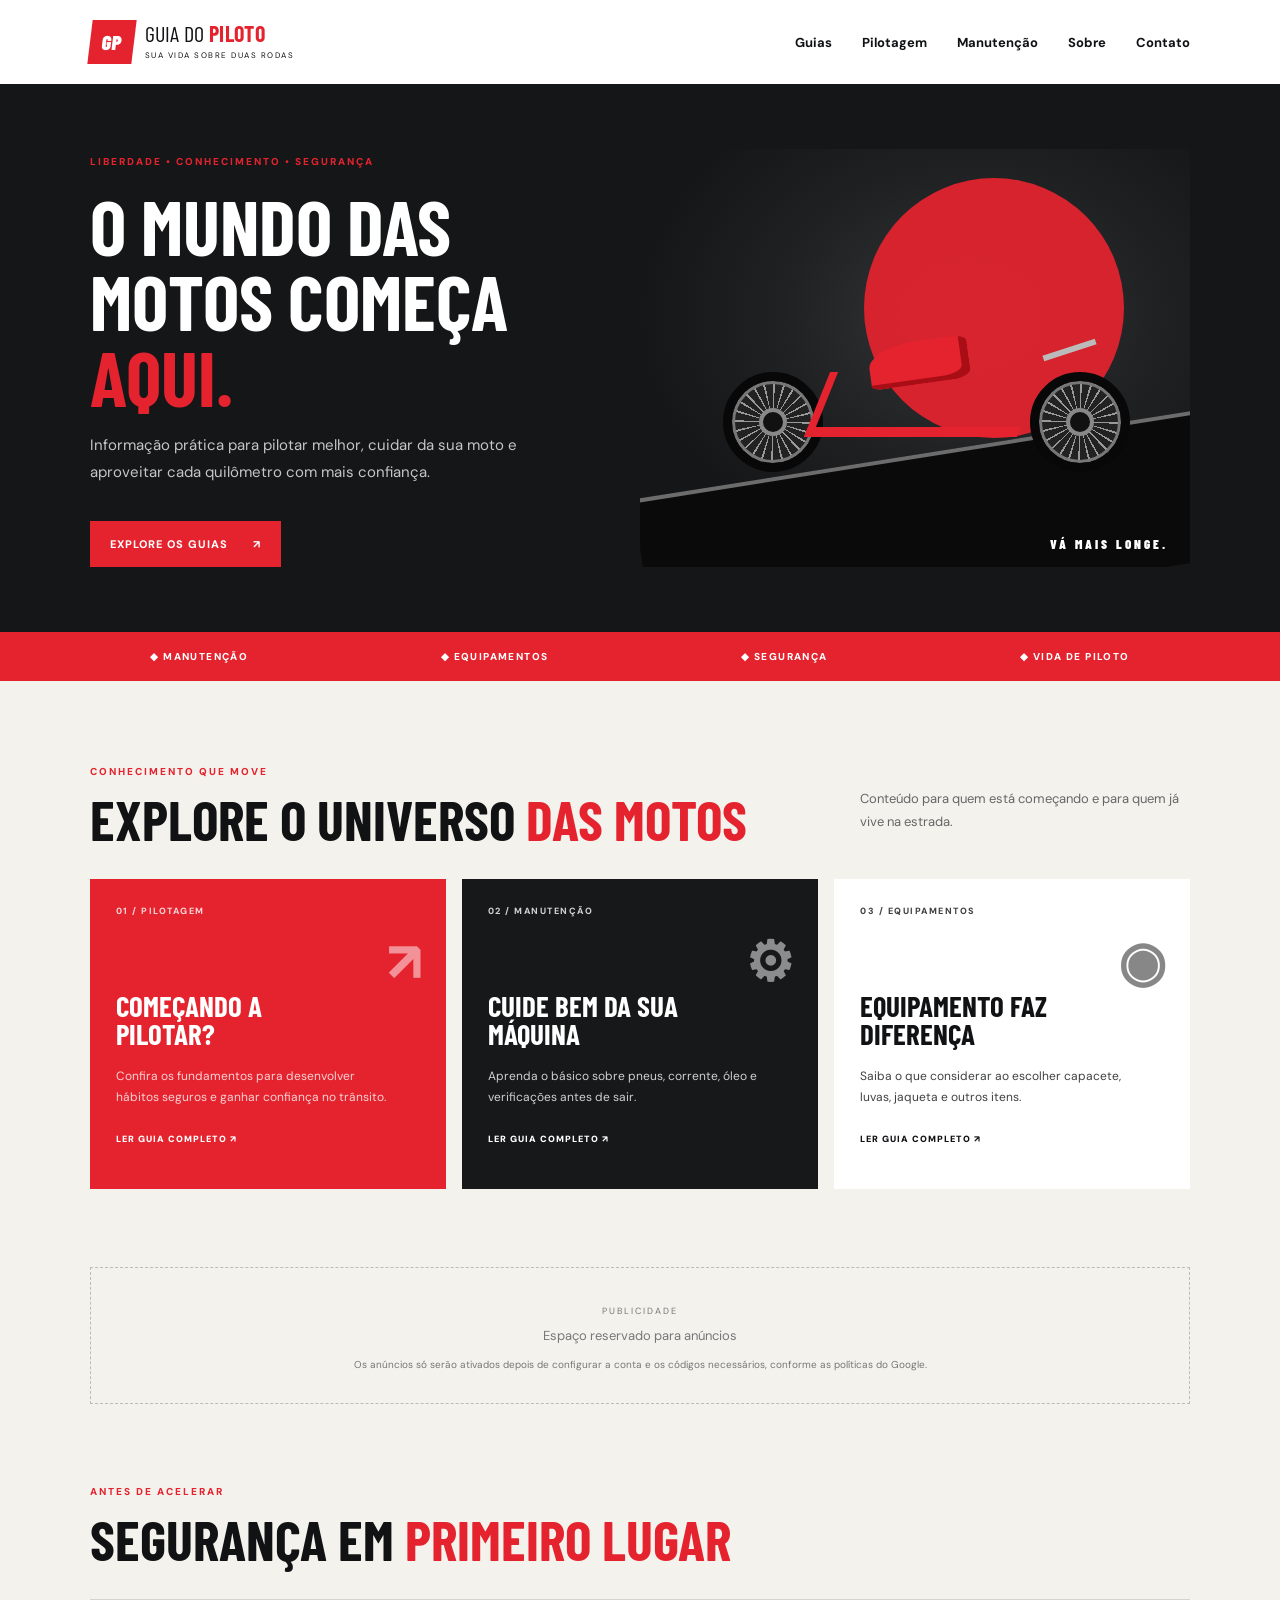
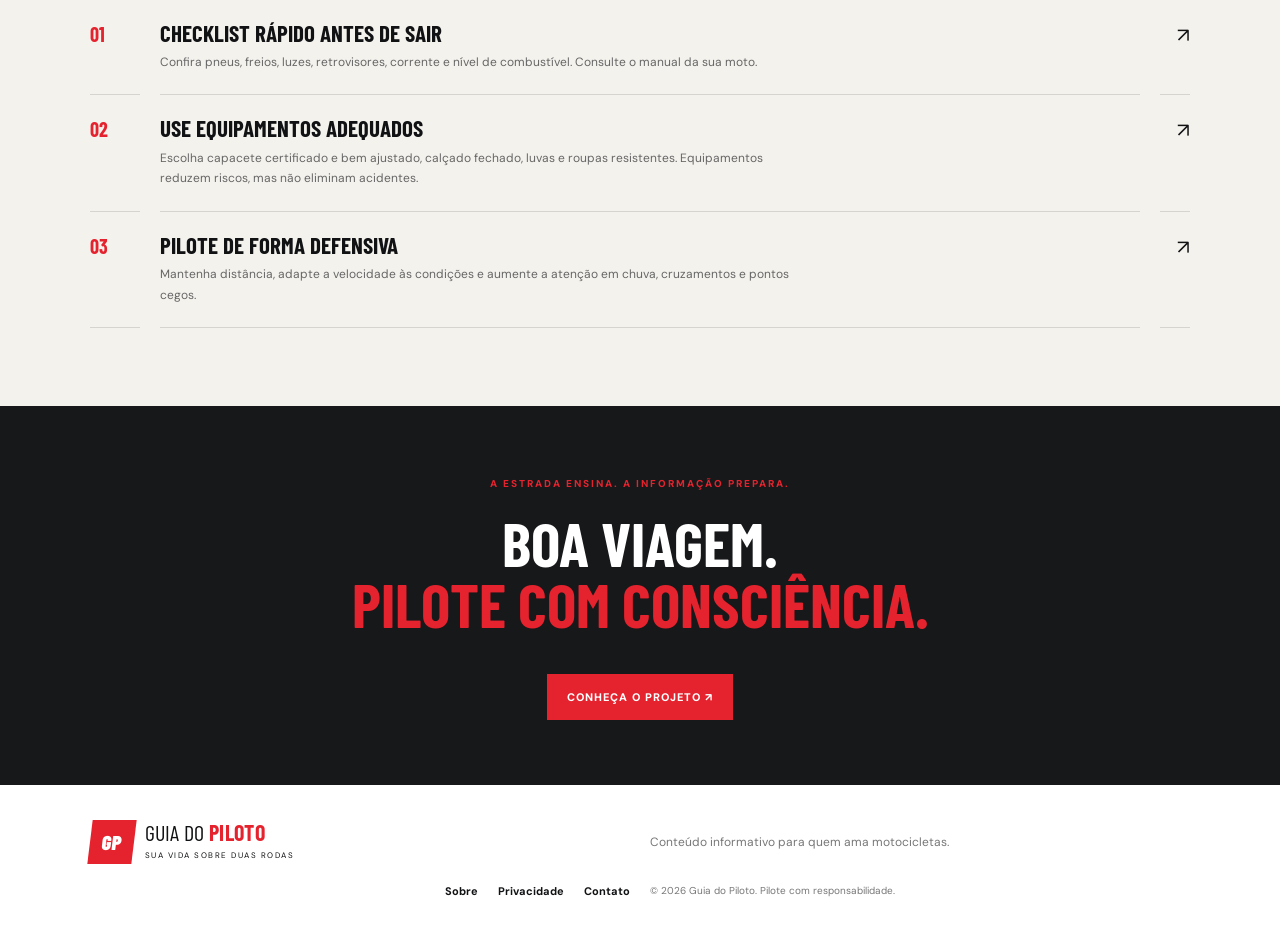
<file: index.html>
<!doctype html>
<html lang="pt-BR">
<head>
<meta charset="utf-8"><meta name="viewport" content="width=device-width,initial-scale=1">
<meta name="description" content="Guia do Piloto: dicas de motocicletas, manutenção, equipamentos, segurança e vida sobre duas rodas.">
<meta name="theme-color" content="#e5232e"><title>Guia do Piloto | Sua vida sobre duas rodas</title><link rel="stylesheet" href="styles.css">
</head>
<body>
<header class="top"><a class="brand" href="index.html"><span class="mark">GP</span><span>GUIA DO <b>PILOTO</b><small>SUA VIDA SOBRE DUAS RODAS</small></span></a><nav><a href="#guias">Guias</a><a href="pilotagem-segura.html">Pilotagem</a><a href="manutencao-preventiva.html">Manutenção</a><a href="sobre.html">Sobre</a><a href="contato.html">Contato</a></nav></header>
<main>
<section class="hero"><div class="hero-copy"><span class="eyebrow">LIBERDADE • CONHECIMENTO • SEGURANÇA</span><h1>O mundo das motos começa <em>aqui.</em></h1><p>Informação prática para pilotar melhor, cuidar da sua moto e aproveitar cada quilômetro com mais confiança.</p><a class="btn" href="#guias">EXPLORE OS GUIAS <span>↗</span></a></div><div class="hero-art" aria-label="Ilustração estilizada de motocicleta"><div class="sun"></div><div class="road"></div><div class="bike"><div class="wheel w1"></div><div class="wheel w2"></div><div class="frame"></div><div class="tank"></div><div class="handle"></div></div><span class="art-label">VÁ MAIS LONGE.</span></div></section>
<section class="ticker"><span>◆ MANUTENÇÃO</span><span>◆ EQUIPAMENTOS</span><span>◆ SEGURANÇA</span><span>◆ VIDA DE PILOTO</span></section>
<section class="section" id="guias"><div class="section-head"><div><span class="eyebrow">CONHECIMENTO QUE MOVE</span><h2>Explore o universo <em>das motos</em></h2></div><p>Conteúdo para quem está começando e para quem já vive na estrada.</p></div>
<div class="cards">
<article class="feature red"><div class="card-icon">01 / PILOTAGEM</div><div class="line-art">↗</div><h3>Começando a pilotar?</h3><p>Confira os fundamentos para desenvolver hábitos seguros e ganhar confiança no trânsito.</p><a href="pilotagem-segura.html">LER GUIA COMPLETO ↗</a></article>
<article class="feature dark" id="manutencao"><div class="card-icon">02 / MANUTENÇÃO</div><div class="line-art">⚙</div><h3>Cuide bem da sua máquina</h3><p>Aprenda o básico sobre pneus, corrente, óleo e verificações antes de sair.</p><a href="manutencao-preventiva.html">LER GUIA COMPLETO ↗</a></article>
<article class="feature light"><div class="card-icon">03 / EQUIPAMENTOS</div><div class="line-art">◉</div><h3>Equipamento faz diferença</h3><p>Saiba o que considerar ao escolher capacete, luvas, jaqueta e outros itens.</p><a href="equipamentos-para-motociclistas.html">LER GUIA COMPLETO ↗</a></article>
</div></section>
<section class="ad-area"><span class="ad-label">PUBLICIDADE</span><p>Espaço reservado para anúncios</p><small>Os anúncios só serão ativados depois de configurar a conta e os códigos necessários, conforme as políticas do Google.</small></section>
<section class="section guides" id="seguranca"><div class="section-head"><div><span class="eyebrow">ANTES DE ACELERAR</span><h2>Segurança em <em>primeiro lugar</em></h2></div></div><div class="guide-list" id="checklist"><div class="guide-number">01</div><div><h3>Checklist rápido antes de sair</h3><p>Confira pneus, freios, luzes, retrovisores, corrente e nível de combustível. Consulte o manual da sua moto.</p></div><span>↗</span><div class="guide-number">02</div><div id="equipamentos"><h3>Use equipamentos adequados</h3><p>Escolha capacete certificado e bem ajustado, calçado fechado, luvas e roupas resistentes. Equipamentos reduzem riscos, mas não eliminam acidentes.</p></div><span>↗</span><div class="guide-number">03</div><div><h3>Pilote de forma defensiva</h3><p>Mantenha distância, adapte a velocidade às condições e aumente a atenção em chuva, cruzamentos e pontos cegos.</p></div><span>↗</span></div></section>
<section class="closing"><span class="eyebrow">A ESTRADA ENSINA. A INFORMAÇÃO PREPARA.</span><h2>Boa viagem.<br><em>Pilote com consciência.</em></h2><a class="btn" href="sobre.html">CONHEÇA O PROJETO ↗</a></section>
</main>
<footer><a class="brand" href="index.html"><span class="mark">GP</span><span>GUIA DO <b>PILOTO</b><small>SUA VIDA SOBRE DUAS RODAS</small></span></a><p>Conteúdo informativo para quem ama motocicletas.</p><div class="footlinks"><a href="sobre.html">Sobre</a><a href="politica-de-privacidade.html">Privacidade</a><a href="contato.html">Contato</a></div><small>© 2026 Guia do Piloto. Pilote com responsabilidade.</small></footer>
<script src="script.js"></script></body></html>
</file>
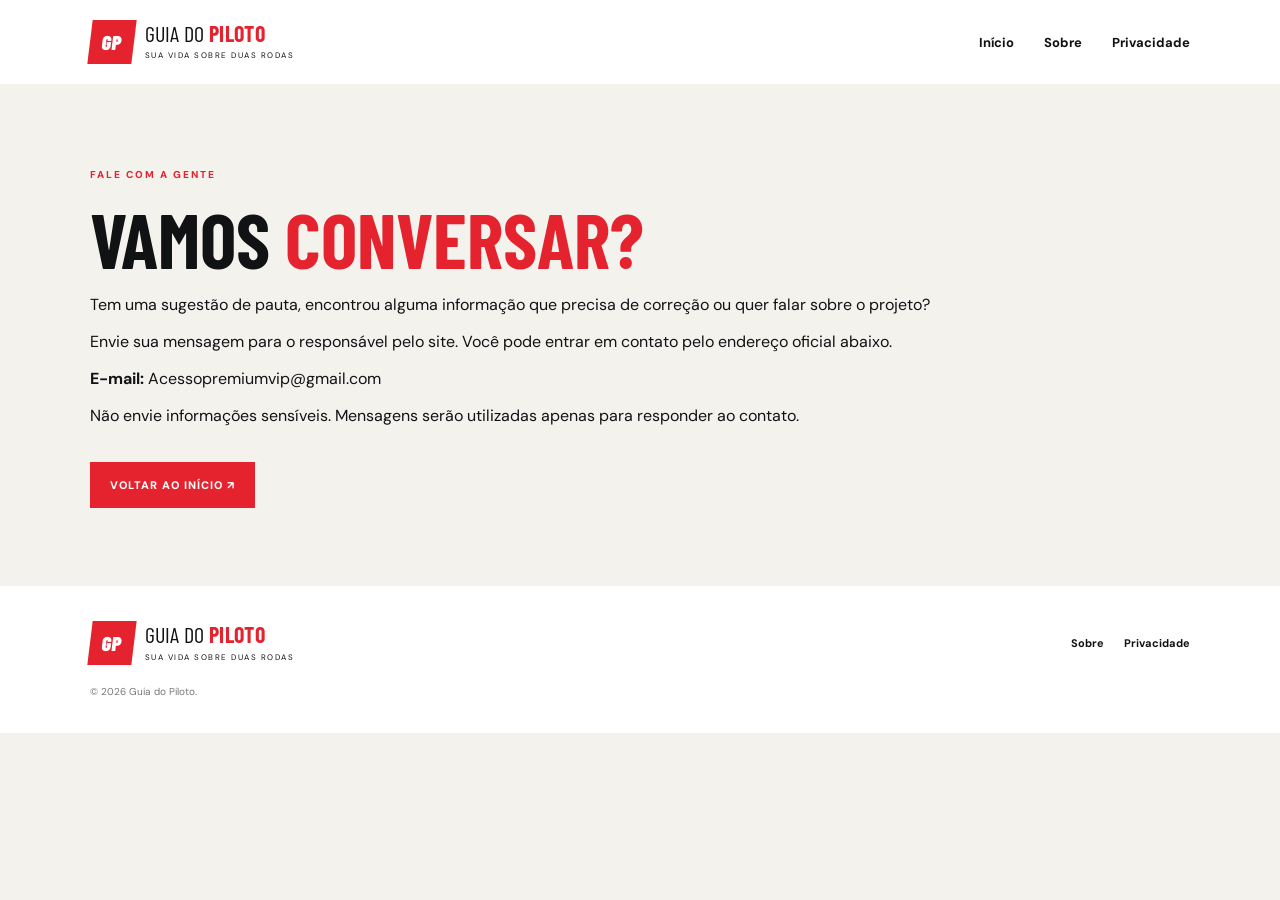
<file: contato.html>
<!doctype html><html lang="pt-BR"><head><meta charset="utf-8"><meta name="viewport" content="width=device-width,initial-scale=1"><meta name="description" content="Entre em contato com o Guia do Piloto."><title>Contato | Guia do Piloto</title><link rel="stylesheet" href="styles.css"></head><body><header class="top"><a class="brand" href="index.html"><span class="mark">GP</span><span>GUIA DO <b>PILOTO</b><small>SUA VIDA SOBRE DUAS RODAS</small></span></a><nav><a href="index.html">Início</a><a href="sobre.html">Sobre</a><a href="politica-de-privacidade.html">Privacidade</a></nav></header><main class="section"><span class="eyebrow">FALE COM A GENTE</span><h1>Vamos <em>conversar?</em></h1><p>Tem uma sugestão de pauta, encontrou alguma informação que precisa de correção ou quer falar sobre o projeto?</p><p>Envie sua mensagem para o responsável pelo site. Você pode entrar em contato pelo endereço oficial abaixo.</p><p><strong>E-mail:</strong> <a href="mailto:Acessopremiumvip@gmail.com">Acessopremiumvip@gmail.com</a></p><p>Não envie informações sensíveis. Mensagens serão utilizadas apenas para responder ao contato.</p><a class="btn" href="index.html">VOLTAR AO INÍCIO ↗</a></main><footer><a class="brand" href="index.html"><span class="mark">GP</span><span>GUIA DO <b>PILOTO</b><small>SUA VIDA SOBRE DUAS RODAS</small></span></a><div class="footlinks"><a href="sobre.html">Sobre</a><a href="politica-de-privacidade.html">Privacidade</a></div><small>© 2026 Guia do Piloto.</small></footer></body></html>
</file>
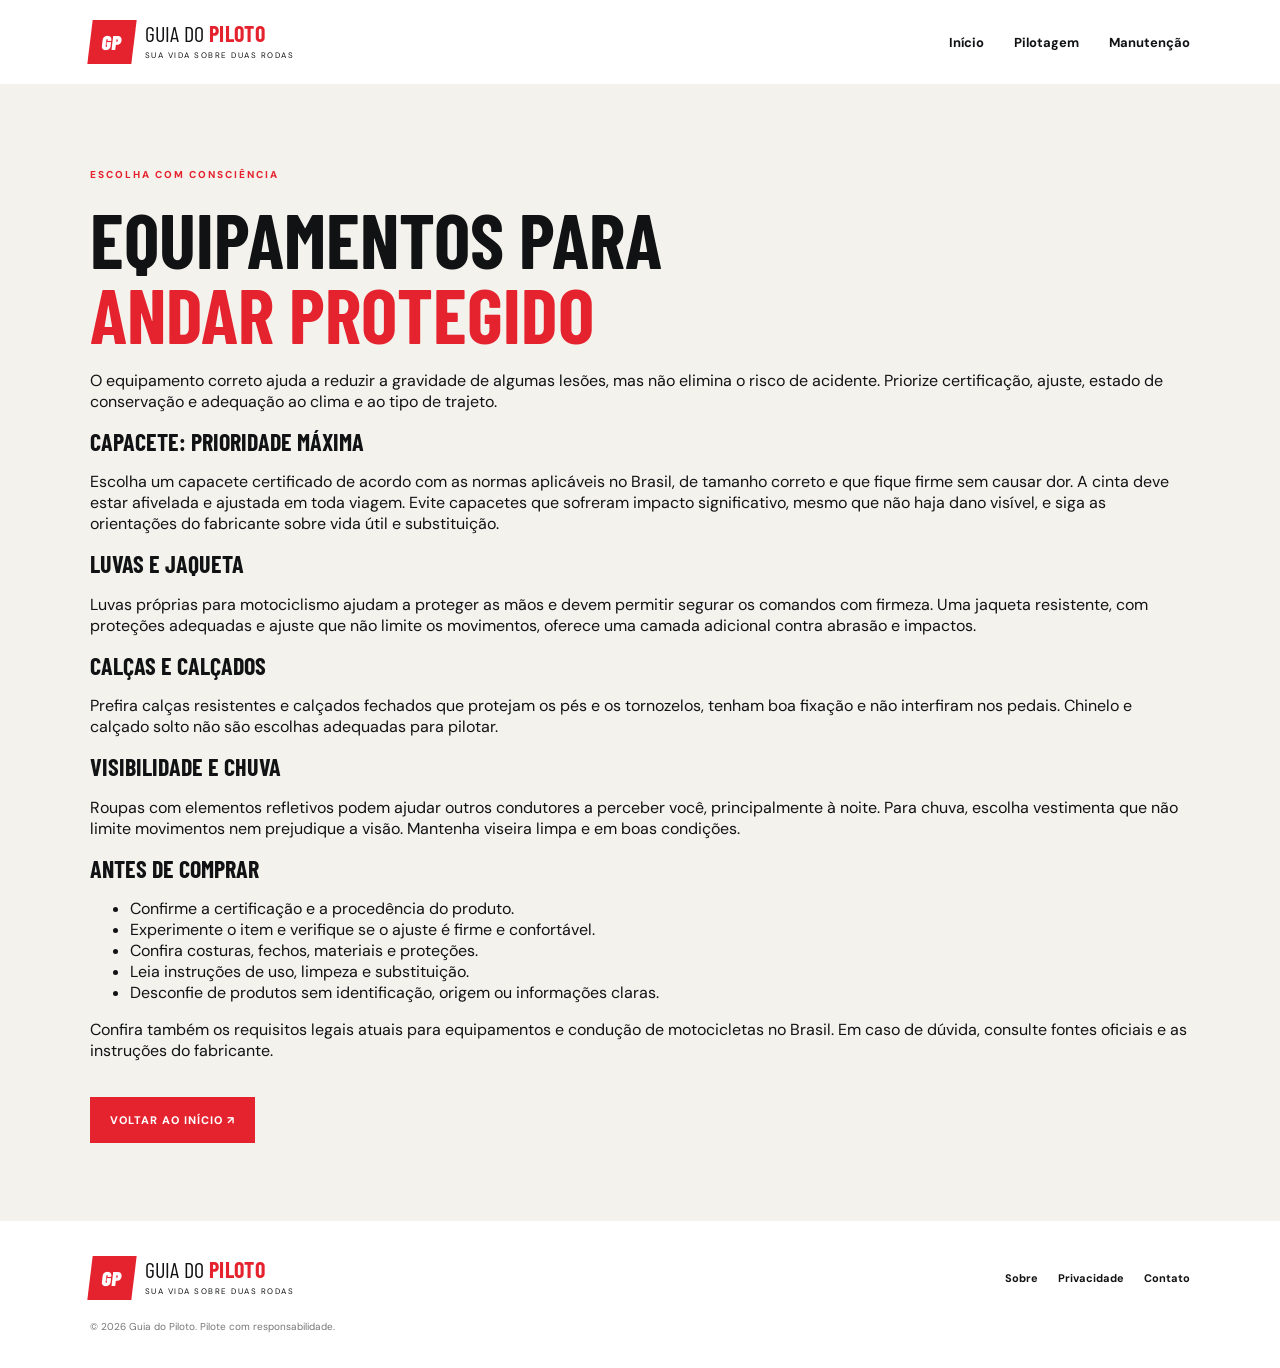
<file: equipamentos-para-motociclistas.html>
<!doctype html>
<html lang="pt-BR"><head><meta charset="utf-8"><meta name="viewport" content="width=device-width,initial-scale=1"><meta name="description" content="Como escolher capacete, luvas, jaqueta, calçado e outros equipamentos para motociclistas com foco em proteção e ajuste."><meta name="theme-color" content="#e5232e"><title>Equipamentos para motociclistas | Guia do Piloto</title><link rel="canonical" href="https://biell21082000-pixel.github.io/guia-do-piloto/equipamentos-para-motociclistas.html"><link rel="stylesheet" href="styles.css"></head>
<body><header class="top"><a class="brand" href="index.html"><span class="mark">GP</span><span>GUIA DO <b>PILOTO</b><small>SUA VIDA SOBRE DUAS RODAS</small></span></a><nav><a href="index.html">Início</a><a href="pilotagem-segura.html">Pilotagem</a><a href="manutencao-preventiva.html">Manutenção</a></nav></header>
<main class="section"><span class="eyebrow">ESCOLHA COM CONSCIÊNCIA</span><h1>Equipamentos para <em>andar protegido</em></h1><p>O equipamento correto ajuda a reduzir a gravidade de algumas lesões, mas não elimina o risco de acidente. Priorize certificação, ajuste, estado de conservação e adequação ao clima e ao tipo de trajeto.</p>
<h2>Capacete: prioridade máxima</h2><p>Escolha um capacete certificado de acordo com as normas aplicáveis no Brasil, de tamanho correto e que fique firme sem causar dor. A cinta deve estar afivelada e ajustada em toda viagem. Evite capacetes que sofreram impacto significativo, mesmo que não haja dano visível, e siga as orientações do fabricante sobre vida útil e substituição.</p>
<h2>Luvas e jaqueta</h2><p>Luvas próprias para motociclismo ajudam a proteger as mãos e devem permitir segurar os comandos com firmeza. Uma jaqueta resistente, com proteções adequadas e ajuste que não limite os movimentos, oferece uma camada adicional contra abrasão e impactos.</p>
<h2>Calças e calçados</h2><p>Prefira calças resistentes e calçados fechados que protejam os pés e os tornozelos, tenham boa fixação e não interfiram nos pedais. Chinelo e calçado solto não são escolhas adequadas para pilotar.</p>
<h2>Visibilidade e chuva</h2><p>Roupas com elementos refletivos podem ajudar outros condutores a perceber você, principalmente à noite. Para chuva, escolha vestimenta que não limite movimentos nem prejudique a visão. Mantenha viseira limpa e em boas condições.</p>
<h2>Antes de comprar</h2><ul><li>Confirme a certificação e a procedência do produto.</li><li>Experimente o item e verifique se o ajuste é firme e confortável.</li><li>Confira costuras, fechos, materiais e proteções.</li><li>Leia instruções de uso, limpeza e substituição.</li><li>Desconfie de produtos sem identificação, origem ou informações claras.</li></ul>
<p>Confira também os requisitos legais atuais para equipamentos e condução de motocicletas no Brasil. Em caso de dúvida, consulte fontes oficiais e as instruções do fabricante.</p><a class="btn" href="index.html">VOLTAR AO INÍCIO ↗</a></main>
<footer><a class="brand" href="index.html"><span class="mark">GP</span><span>GUIA DO <b>PILOTO</b><small>SUA VIDA SOBRE DUAS RODAS</small></span></a><div class="footlinks"><a href="sobre.html">Sobre</a><a href="politica-de-privacidade.html">Privacidade</a><a href="contato.html">Contato</a></div><small>© 2026 Guia do Piloto. Pilote com responsabilidade.</small></footer></body></html>
</file>
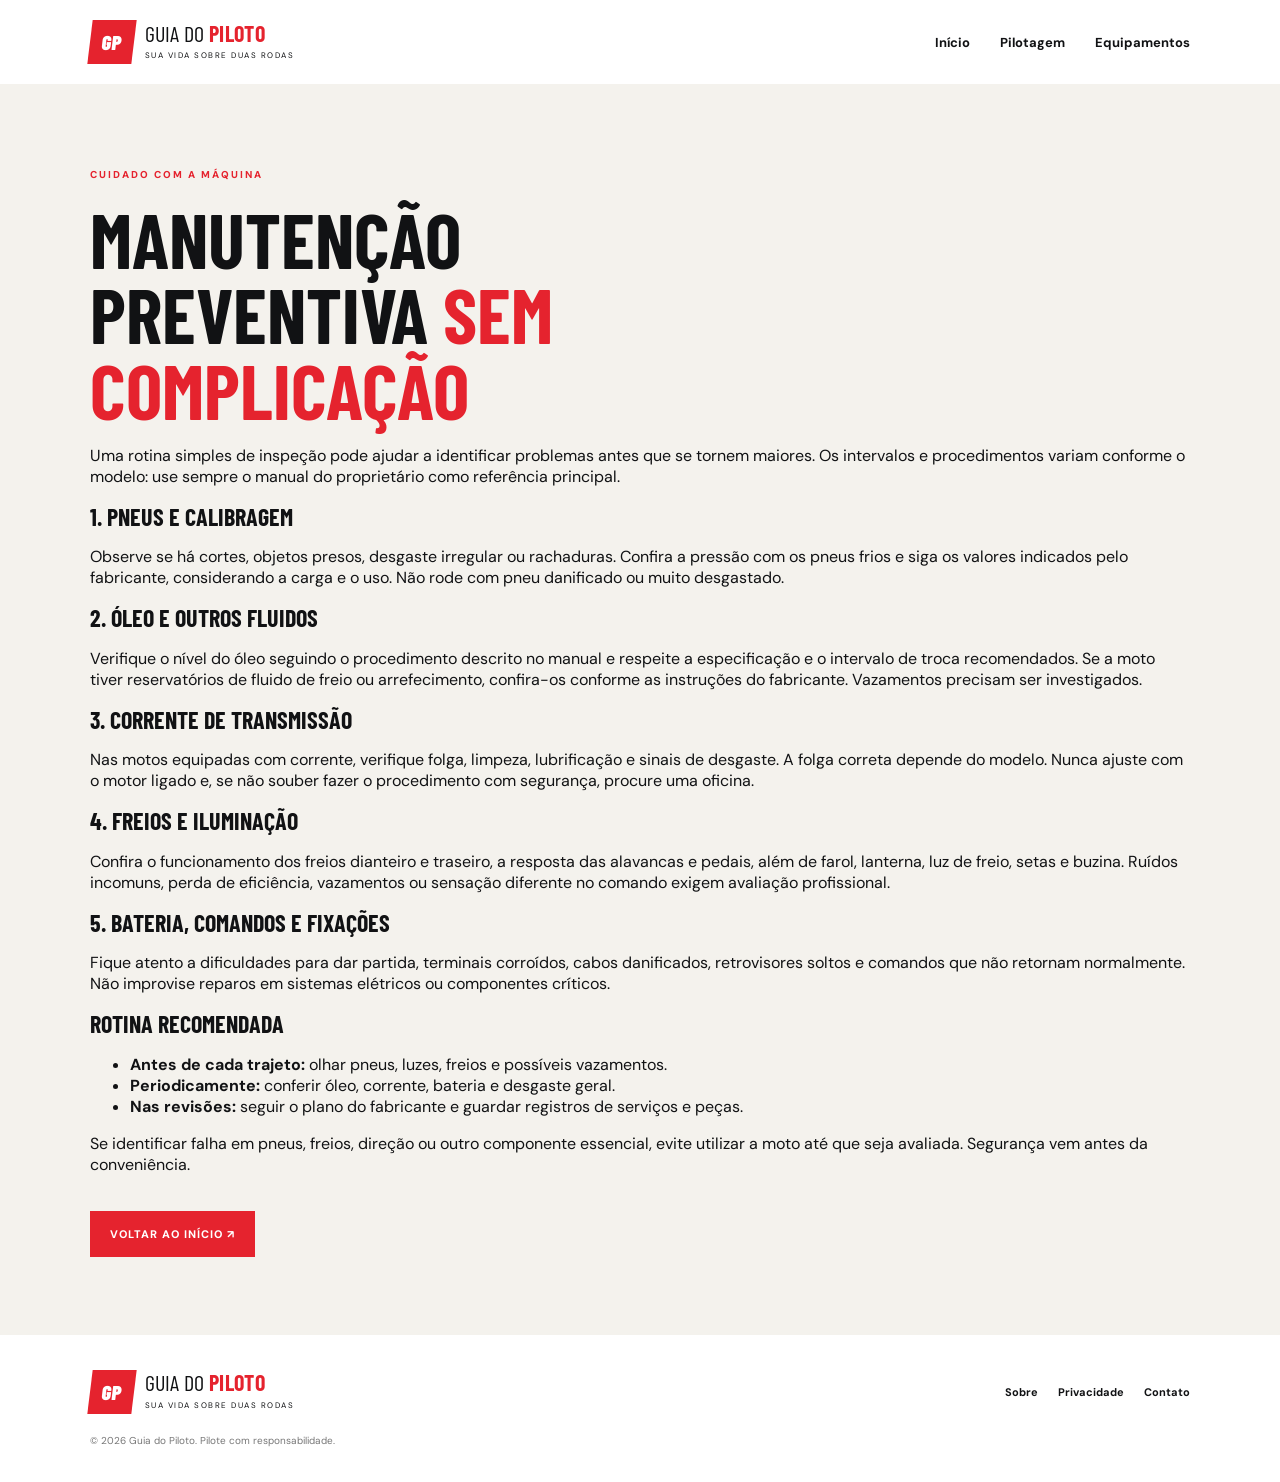
<file: manutencao-preventiva.html>
<!doctype html>
<html lang="pt-BR"><head><meta charset="utf-8"><meta name="viewport" content="width=device-width,initial-scale=1"><meta name="description" content="Aprenda uma rotina básica de manutenção preventiva para motocicletas: pneus, óleo, corrente, freios e iluminação."><meta name="theme-color" content="#e5232e"><title>Manutenção preventiva de motos | Guia do Piloto</title><link rel="canonical" href="https://biell21082000-pixel.github.io/guia-do-piloto/manutencao-preventiva.html"><link rel="stylesheet" href="styles.css"></head>
<body><header class="top"><a class="brand" href="index.html"><span class="mark">GP</span><span>GUIA DO <b>PILOTO</b><small>SUA VIDA SOBRE DUAS RODAS</small></span></a><nav><a href="index.html">Início</a><a href="pilotagem-segura.html">Pilotagem</a><a href="equipamentos-para-motociclistas.html">Equipamentos</a></nav></header>
<main class="section"><span class="eyebrow">CUIDADO COM A MÁQUINA</span><h1>Manutenção preventiva <em>sem complicação</em></h1><p>Uma rotina simples de inspeção pode ajudar a identificar problemas antes que se tornem maiores. Os intervalos e procedimentos variam conforme o modelo: use sempre o manual do proprietário como referência principal.</p>
<h2>1. Pneus e calibragem</h2><p>Observe se há cortes, objetos presos, desgaste irregular ou rachaduras. Confira a pressão com os pneus frios e siga os valores indicados pelo fabricante, considerando a carga e o uso. Não rode com pneu danificado ou muito desgastado.</p>
<h2>2. Óleo e outros fluidos</h2><p>Verifique o nível do óleo seguindo o procedimento descrito no manual e respeite a especificação e o intervalo de troca recomendados. Se a moto tiver reservatórios de fluido de freio ou arrefecimento, confira-os conforme as instruções do fabricante. Vazamentos precisam ser investigados.</p>
<h2>3. Corrente de transmissão</h2><p>Nas motos equipadas com corrente, verifique folga, limpeza, lubrificação e sinais de desgaste. A folga correta depende do modelo. Nunca ajuste com o motor ligado e, se não souber fazer o procedimento com segurança, procure uma oficina.</p>
<h2>4. Freios e iluminação</h2><p>Confira o funcionamento dos freios dianteiro e traseiro, a resposta das alavancas e pedais, além de farol, lanterna, luz de freio, setas e buzina. Ruídos incomuns, perda de eficiência, vazamentos ou sensação diferente no comando exigem avaliação profissional.</p>
<h2>5. Bateria, comandos e fixações</h2><p>Fique atento a dificuldades para dar partida, terminais corroídos, cabos danificados, retrovisores soltos e comandos que não retornam normalmente. Não improvise reparos em sistemas elétricos ou componentes críticos.</p>
<h2>Rotina recomendada</h2><ul><li><strong>Antes de cada trajeto:</strong> olhar pneus, luzes, freios e possíveis vazamentos.</li><li><strong>Periodicamente:</strong> conferir óleo, corrente, bateria e desgaste geral.</li><li><strong>Nas revisões:</strong> seguir o plano do fabricante e guardar registros de serviços e peças.</li></ul>
<p>Se identificar falha em pneus, freios, direção ou outro componente essencial, evite utilizar a moto até que seja avaliada. Segurança vem antes da conveniência.</p><a class="btn" href="index.html">VOLTAR AO INÍCIO ↗</a></main>
<footer><a class="brand" href="index.html"><span class="mark">GP</span><span>GUIA DO <b>PILOTO</b><small>SUA VIDA SOBRE DUAS RODAS</small></span></a><div class="footlinks"><a href="sobre.html">Sobre</a><a href="politica-de-privacidade.html">Privacidade</a><a href="contato.html">Contato</a></div><small>© 2026 Guia do Piloto. Pilote com responsabilidade.</small></footer></body></html>
</file>
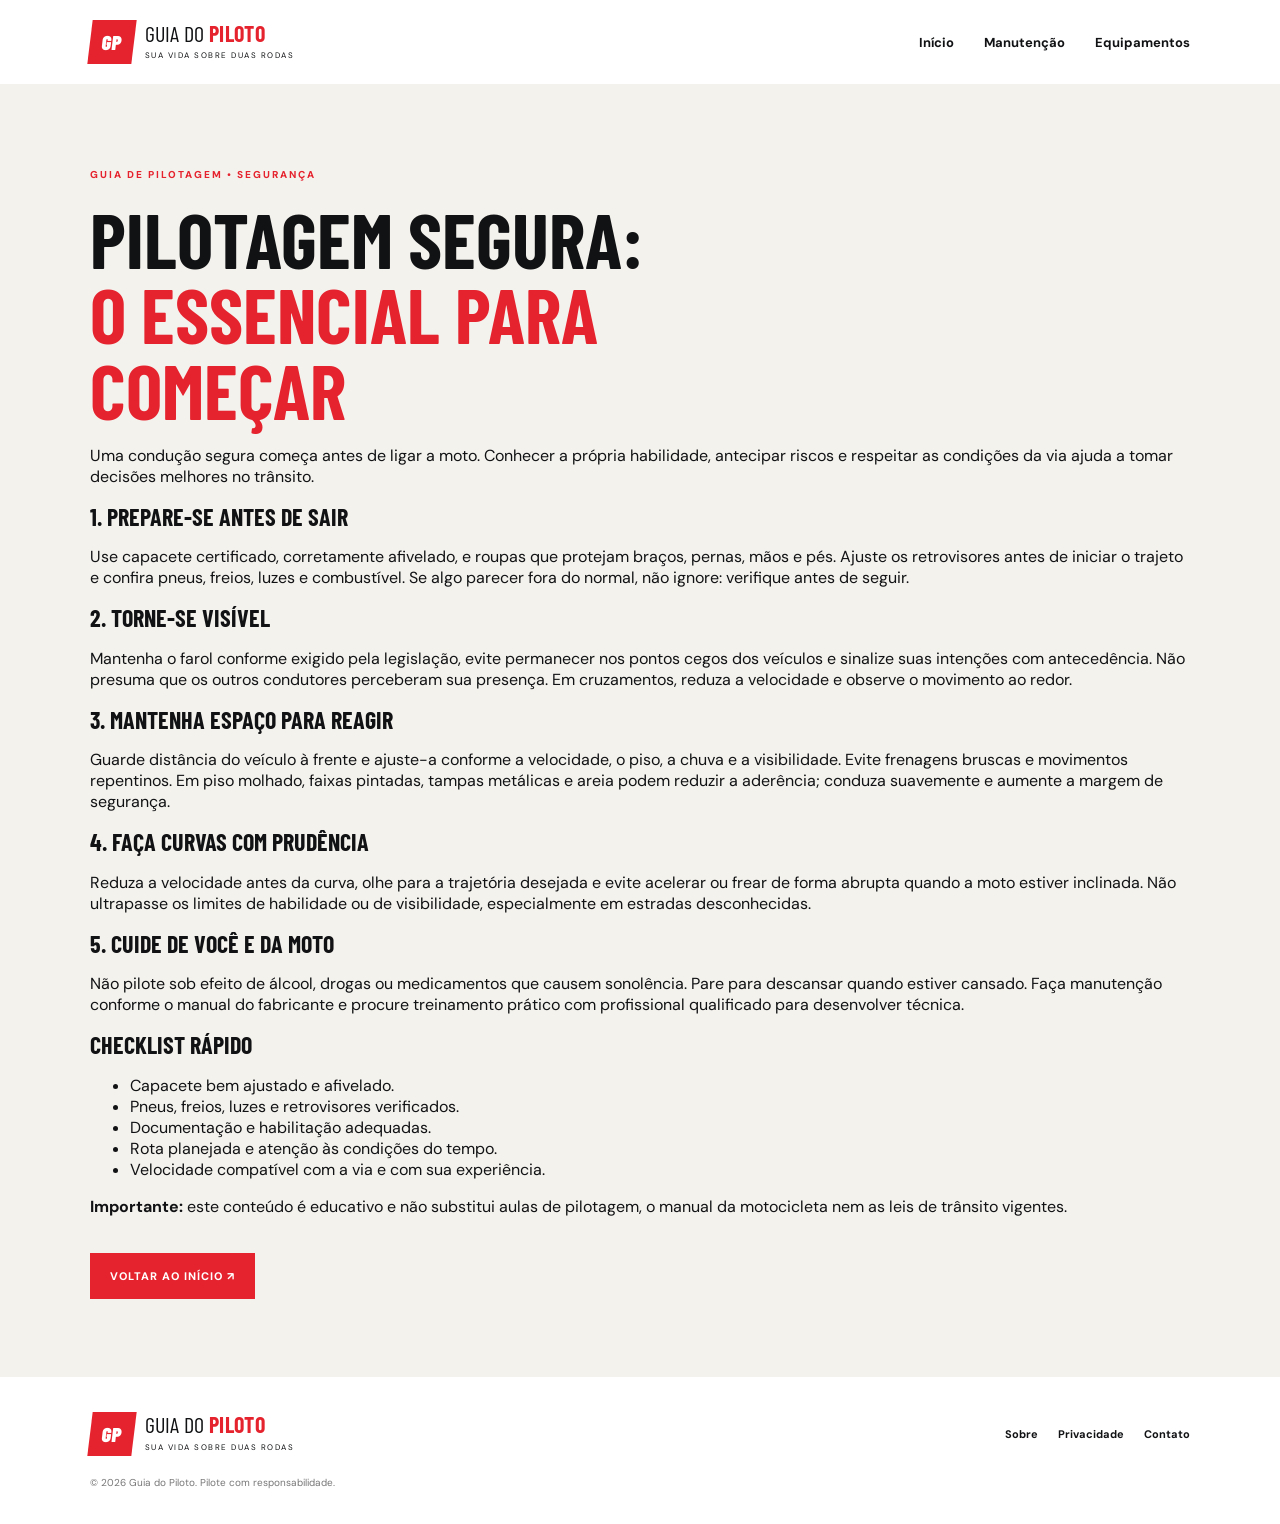
<file: pilotagem-segura.html>
<!doctype html>
<html lang="pt-BR"><head><meta charset="utf-8"><meta name="viewport" content="width=device-width,initial-scale=1"><meta name="description" content="Dicas práticas de pilotagem defensiva, visibilidade, distância segura e condução de motocicletas no trânsito."><meta name="theme-color" content="#e5232e"><title>Pilotagem segura: guia prático | Guia do Piloto</title><link rel="canonical" href="https://biell21082000-pixel.github.io/guia-do-piloto/pilotagem-segura.html"><link rel="stylesheet" href="styles.css"></head>
<body><header class="top"><a class="brand" href="index.html"><span class="mark">GP</span><span>GUIA DO <b>PILOTO</b><small>SUA VIDA SOBRE DUAS RODAS</small></span></a><nav><a href="index.html">Início</a><a href="manutencao-preventiva.html">Manutenção</a><a href="equipamentos-para-motociclistas.html">Equipamentos</a></nav></header>
<main class="section"><span class="eyebrow">GUIA DE PILOTAGEM • SEGURANÇA</span><h1>Pilotagem segura: <em>o essencial para começar</em></h1><p>Uma condução segura começa antes de ligar a moto. Conhecer a própria habilidade, antecipar riscos e respeitar as condições da via ajuda a tomar decisões melhores no trânsito.</p>
<h2>1. Prepare-se antes de sair</h2><p>Use capacete certificado, corretamente afivelado, e roupas que protejam braços, pernas, mãos e pés. Ajuste os retrovisores antes de iniciar o trajeto e confira pneus, freios, luzes e combustível. Se algo parecer fora do normal, não ignore: verifique antes de seguir.</p>
<h2>2. Torne-se visível</h2><p>Mantenha o farol conforme exigido pela legislação, evite permanecer nos pontos cegos dos veículos e sinalize suas intenções com antecedência. Não presuma que os outros condutores perceberam sua presença. Em cruzamentos, reduza a velocidade e observe o movimento ao redor.</p>
<h2>3. Mantenha espaço para reagir</h2><p>Guarde distância do veículo à frente e ajuste-a conforme a velocidade, o piso, a chuva e a visibilidade. Evite frenagens bruscas e movimentos repentinos. Em piso molhado, faixas pintadas, tampas metálicas e areia podem reduzir a aderência; conduza suavemente e aumente a margem de segurança.</p>
<h2>4. Faça curvas com prudência</h2><p>Reduza a velocidade antes da curva, olhe para a trajetória desejada e evite acelerar ou frear de forma abrupta quando a moto estiver inclinada. Não ultrapasse os limites de habilidade ou de visibilidade, especialmente em estradas desconhecidas.</p>
<h2>5. Cuide de você e da moto</h2><p>Não pilote sob efeito de álcool, drogas ou medicamentos que causem sonolência. Pare para descansar quando estiver cansado. Faça manutenção conforme o manual do fabricante e procure treinamento prático com profissional qualificado para desenvolver técnica.</p>
<h2>Checklist rápido</h2><ul><li>Capacete bem ajustado e afivelado.</li><li>Pneus, freios, luzes e retrovisores verificados.</li><li>Documentação e habilitação adequadas.</li><li>Rota planejada e atenção às condições do tempo.</li><li>Velocidade compatível com a via e com sua experiência.</li></ul>
<p><strong>Importante:</strong> este conteúdo é educativo e não substitui aulas de pilotagem, o manual da motocicleta nem as leis de trânsito vigentes.</p><a class="btn" href="index.html">VOLTAR AO INÍCIO ↗</a></main>
<footer><a class="brand" href="index.html"><span class="mark">GP</span><span>GUIA DO <b>PILOTO</b><small>SUA VIDA SOBRE DUAS RODAS</small></span></a><div class="footlinks"><a href="sobre.html">Sobre</a><a href="politica-de-privacidade.html">Privacidade</a><a href="contato.html">Contato</a></div><small>© 2026 Guia do Piloto. Pilote com responsabilidade.</small></footer></body></html>
</file>
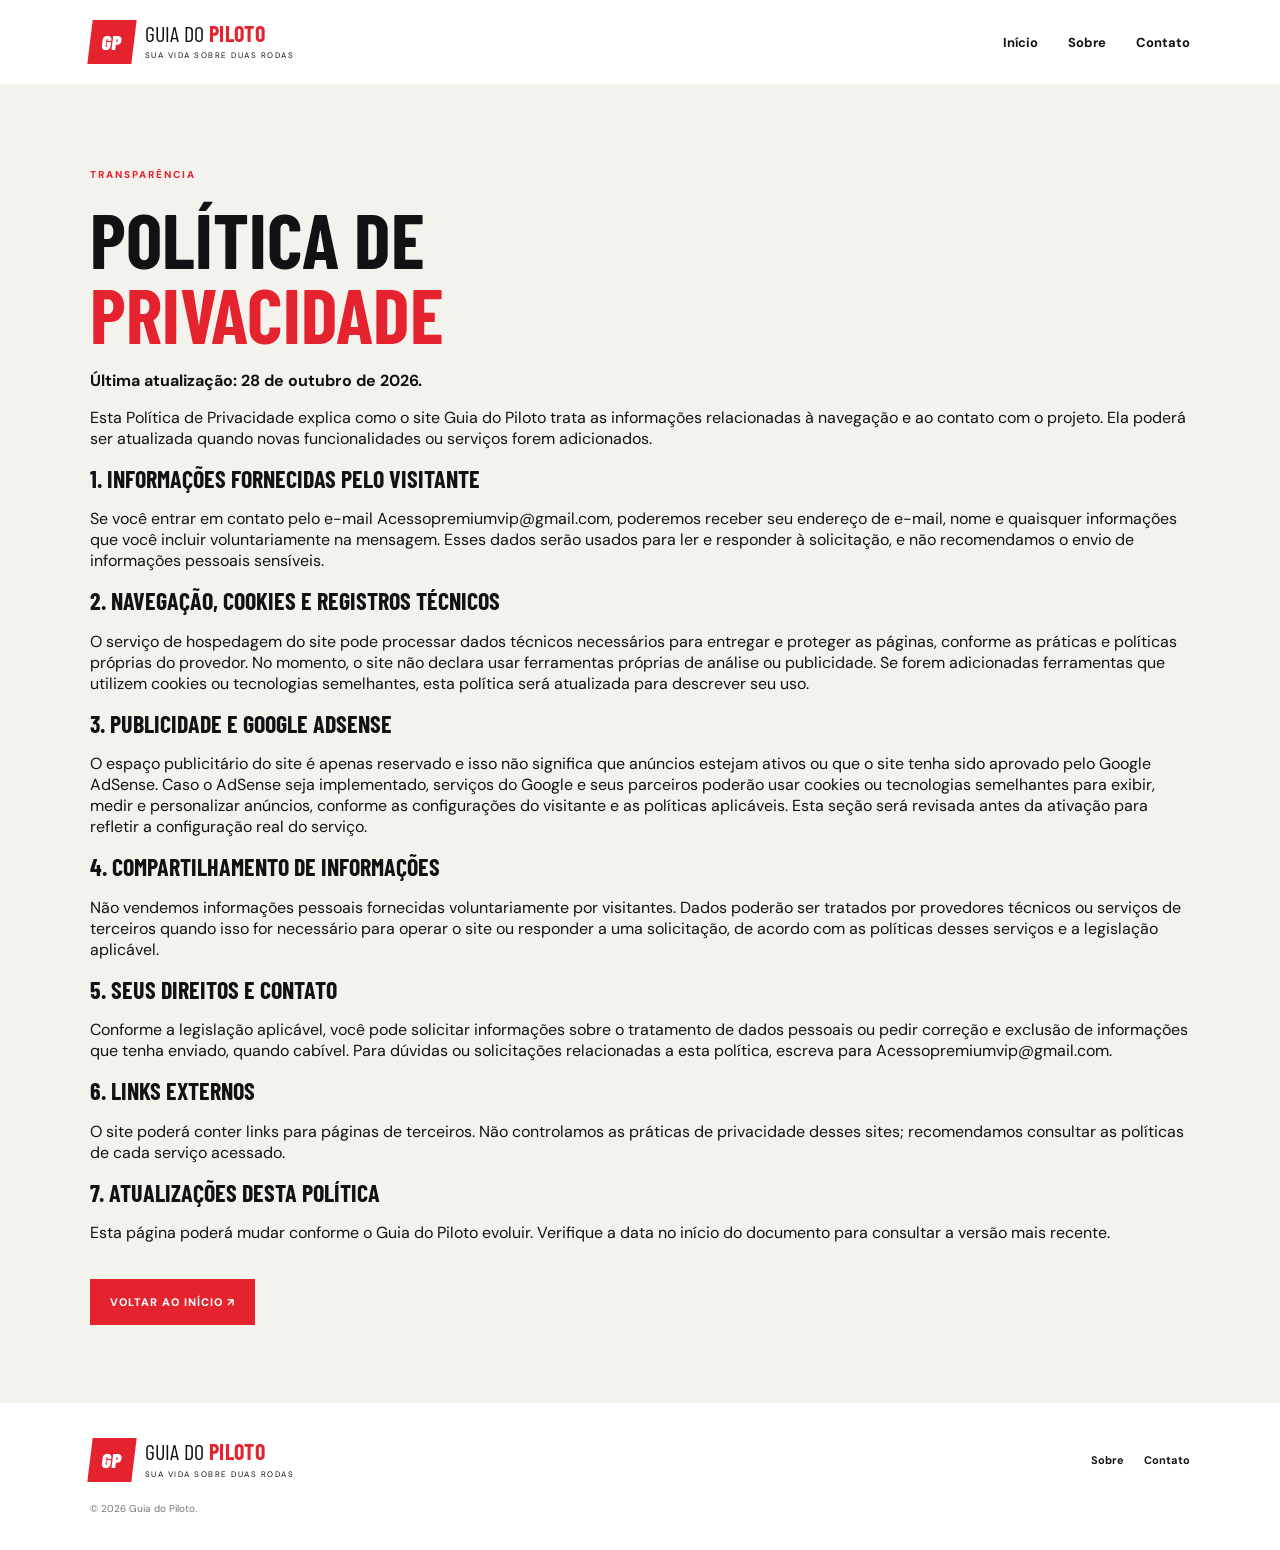
<file: politica-de-privacidade.html>
<!doctype html>
<html lang="pt-BR">
<head>
<meta charset="utf-8">
<meta name="viewport" content="width=device-width,initial-scale=1">
<meta name="description" content="Saiba como o Guia do Piloto trata informações, contatos, cookies e serviços de terceiros.">
<meta name="robots" content="index,follow">
<title>Política de Privacidade | Guia do Piloto</title>
<link rel="stylesheet" href="styles.css">
</head>
<body>
<header class="top"><a class="brand" href="index.html"><span class="mark">GP</span><span>GUIA DO <b>PILOTO</b><small>SUA VIDA SOBRE DUAS RODAS</small></span></a><nav><a href="index.html">Início</a><a href="sobre.html">Sobre</a><a href="contato.html">Contato</a></nav></header>
<main class="section">
<span class="eyebrow">TRANSPARÊNCIA</span>
<h1>Política de <em>privacidade</em></h1>
<p><strong>Última atualização: 28 de outubro de 2026.</strong></p>
<p>Esta Política de Privacidade explica como o site Guia do Piloto trata as informações relacionadas à navegação e ao contato com o projeto. Ela poderá ser atualizada quando novas funcionalidades ou serviços forem adicionados.</p>
<h2>1. Informações fornecidas pelo visitante</h2>
<p>Se você entrar em contato pelo e-mail <a href="mailto:Acessopremiumvip@gmail.com">Acessopremiumvip@gmail.com</a>, poderemos receber seu endereço de e-mail, nome e quaisquer informações que você incluir voluntariamente na mensagem. Esses dados serão usados para ler e responder à solicitação, e não recomendamos o envio de informações pessoais sensíveis.</p>
<h2>2. Navegação, cookies e registros técnicos</h2>
<p>O serviço de hospedagem do site pode processar dados técnicos necessários para entregar e proteger as páginas, conforme as práticas e políticas próprias do provedor. No momento, o site não declara usar ferramentas próprias de análise ou publicidade. Se forem adicionadas ferramentas que utilizem cookies ou tecnologias semelhantes, esta política será atualizada para descrever seu uso.</p>
<h2>3. Publicidade e Google AdSense</h2>
<p>O espaço publicitário do site é apenas reservado e isso não significa que anúncios estejam ativos ou que o site tenha sido aprovado pelo Google AdSense. Caso o AdSense seja implementado, serviços do Google e seus parceiros poderão usar cookies ou tecnologias semelhantes para exibir, medir e personalizar anúncios, conforme as configurações do visitante e as políticas aplicáveis. Esta seção será revisada antes da ativação para refletir a configuração real do serviço.</p>
<h2>4. Compartilhamento de informações</h2>
<p>Não vendemos informações pessoais fornecidas voluntariamente por visitantes. Dados poderão ser tratados por provedores técnicos ou serviços de terceiros quando isso for necessário para operar o site ou responder a uma solicitação, de acordo com as políticas desses serviços e a legislação aplicável.</p>
<h2>5. Seus direitos e contato</h2>
<p>Conforme a legislação aplicável, você pode solicitar informações sobre o tratamento de dados pessoais ou pedir correção e exclusão de informações que tenha enviado, quando cabível. Para dúvidas ou solicitações relacionadas a esta política, escreva para <a href="mailto:Acessopremiumvip@gmail.com">Acessopremiumvip@gmail.com</a>.</p>
<h2>6. Links externos</h2>
<p>O site poderá conter links para páginas de terceiros. Não controlamos as práticas de privacidade desses sites; recomendamos consultar as políticas de cada serviço acessado.</p>
<h2>7. Atualizações desta política</h2>
<p>Esta página poderá mudar conforme o Guia do Piloto evoluir. Verifique a data no início do documento para consultar a versão mais recente.</p>
<a class="btn" href="index.html">VOLTAR AO INÍCIO ↗</a>
</main>
<footer><a class="brand" href="index.html"><span class="mark">GP</span><span>GUIA DO <b>PILOTO</b><small>SUA VIDA SOBRE DUAS RODAS</small></span></a><div class="footlinks"><a href="sobre.html">Sobre</a><a href="contato.html">Contato</a></div><small>© 2026 Guia do Piloto.</small></footer>
</body>
</html>
</file>
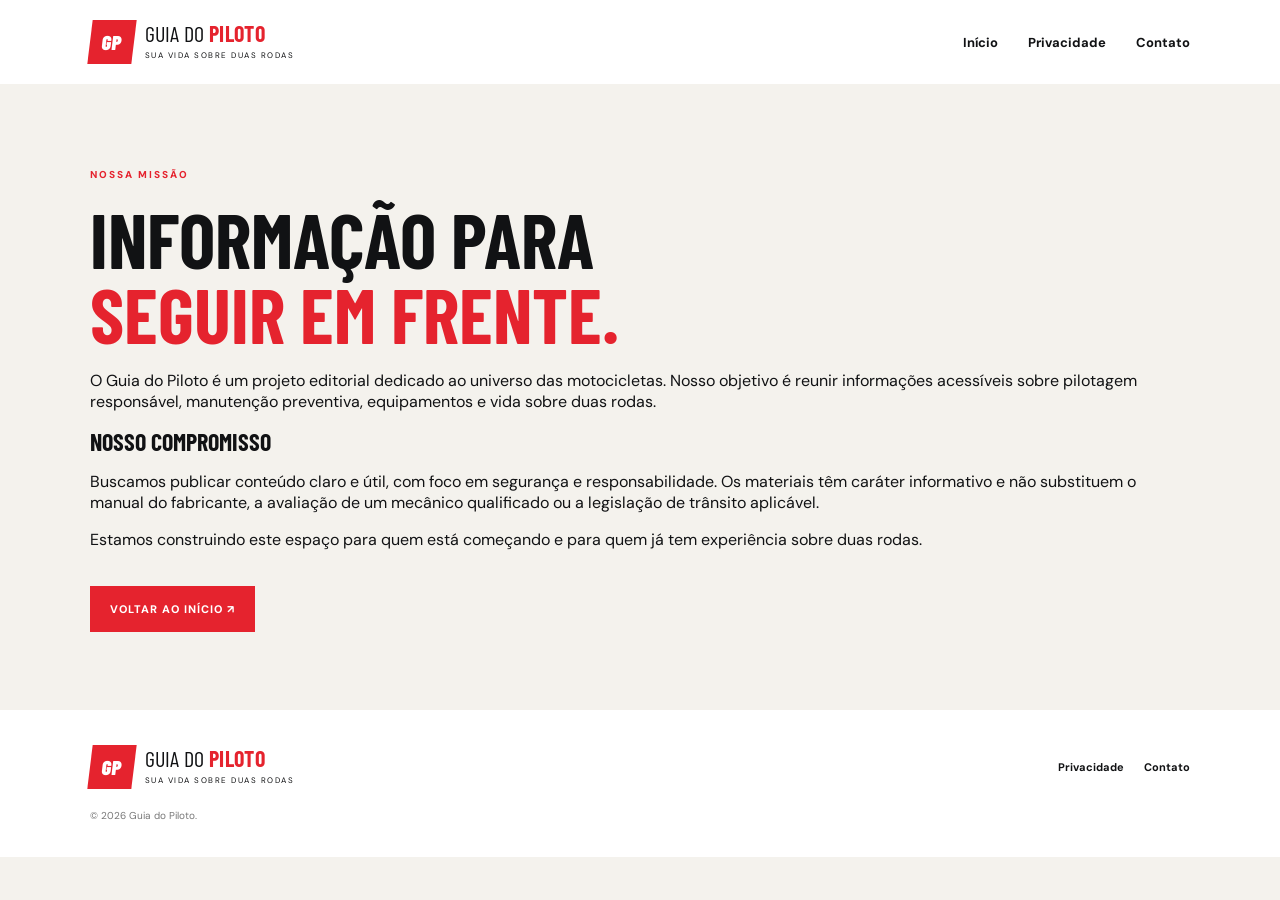
<file: sobre.html>
<!doctype html><html lang="pt-BR"><head><meta charset="utf-8"><meta name="viewport" content="width=device-width,initial-scale=1"><meta name="description" content="Conheça o Guia do Piloto, um projeto dedicado ao universo das motocicletas."><title>Sobre | Guia do Piloto</title><link rel="stylesheet" href="styles.css"></head><body><header class="top"><a class="brand" href="index.html"><span class="mark">GP</span><span>GUIA DO <b>PILOTO</b><small>SUA VIDA SOBRE DUAS RODAS</small></span></a><nav><a href="index.html">Início</a><a href="politica-de-privacidade.html">Privacidade</a><a href="contato.html">Contato</a></nav></header><main class="section"><span class="eyebrow">NOSSA MISSÃO</span><h1>Informação para <em>seguir em frente.</em></h1><p>O Guia do Piloto é um projeto editorial dedicado ao universo das motocicletas. Nosso objetivo é reunir informações acessíveis sobre pilotagem responsável, manutenção preventiva, equipamentos e vida sobre duas rodas.</p><h2>Nosso compromisso</h2><p>Buscamos publicar conteúdo claro e útil, com foco em segurança e responsabilidade. Os materiais têm caráter informativo e não substituem o manual do fabricante, a avaliação de um mecânico qualificado ou a legislação de trânsito aplicável.</p><p>Estamos construindo este espaço para quem está começando e para quem já tem experiência sobre duas rodas.</p><a class="btn" href="index.html">VOLTAR AO INÍCIO ↗</a></main><footer><a class="brand" href="index.html"><span class="mark">GP</span><span>GUIA DO <b>PILOTO</b><small>SUA VIDA SOBRE DUAS RODAS</small></span></a><div class="footlinks"><a href="politica-de-privacidade.html">Privacidade</a><a href="contato.html">Contato</a></div><small>© 2026 Guia do Piloto.</small></footer></body></html>
</file>
<file: styles.css>
@import url('https://fonts.googleapis.com/css2?family=Barlow+Condensed:wght@500;600;700;800;900&family=DM+Sans:wght@400;500;600;700&display=swap');
:root{--red:#e5232e;--black:#111214;--paper:#f4f2ed;--muted:#a6a6a6}*{box-sizing:border-box}html{scroll-behavior:smooth}body{margin:0;background:var(--paper);color:var(--black);font-family:'DM Sans',Arial,sans-serif}a{color:inherit;text-decoration:none}.top{height:84px;padding:0 7%;display:flex;align-items:center;justify-content:space-between;background:#fff}.brand{display:flex;align-items:center;gap:11px;font-family:'Barlow Condensed',sans-serif;font-size:22px;line-height:.9;letter-spacing:.3px}.brand b{color:var(--red)}.brand small{display:block;font:8px 'DM Sans',sans-serif;letter-spacing:1.5px;margin-top:7px}.mark{display:grid;place-items:center;background:var(--red);color:#fff;font-size:20px;font-weight:900;width:44px;height:44px;transform:skew(-7deg)}nav{display:flex;gap:30px;font-size:13px;font-weight:700}nav a:hover,.footlinks a:hover{color:var(--red)}.hero{display:grid;grid-template-columns:1fr 1fr;min-height:530px;background:#151618;color:#fff;padding:65px 7%;overflow:hidden}.hero-copy{align-self:center;max-width:570px;position:relative;z-index:2}.eyebrow{font-size:10px;letter-spacing:2px;font-weight:800;color:var(--red)}h1,h2,h3{font-family:'Barlow Condensed',Impact,sans-serif;text-transform:uppercase;line-height:.98;margin:18px 0}h1{font-size:clamp(48px,6vw,82px);max-width:580px}h1 em,h2 em{color:var(--red);font-style:normal}.hero-copy p{max-width:430px;color:#c6c6c6;line-height:1.8;font-size:15px}.btn{display:inline-flex;gap:25px;align-items:center;background:var(--red);color:white;padding:16px 20px;margin-top:20px;font-size:11px;font-weight:800;letter-spacing:1px}.btn:hover{background:#bd1720}.hero-art{position:relative;min-height:360px;overflow:hidden;background:radial-gradient(ellipse at 60% 40%,#343638 0,#202123 40%,#151618 72%)}.sun{position:absolute;width:260px;height:260px;border-radius:50%;background:#e5232e;opacity:.92;right:12%;top:7%}.road{position:absolute;bottom:-30px;left:0;width:120%;height:150px;background:#0a0a0b;transform:rotate(-9deg);border-top:4px solid #6c6c6c}.bike{position:absolute;left:9%;right:5%;height:180px;bottom:95px}.wheel{position:absolute;width:100px;height:100px;border:9px solid #080808;border-radius:50%;bottom:0;background:repeating-conic-gradient(#999 0deg 3deg,#222 3deg 15deg);box-shadow:0 0 0 3px #777 inset}.wheel:after{content:'';position:absolute;inset:27px;border-radius:50%;background:#111;border:4px solid #888}.w1{left:7%}.w2{right:7%}.frame{position:absolute;left:27%;bottom:35px;width:45%;height:65px;border-bottom:10px solid #e5232e;border-left:8px solid #e5232e;transform:skew(-22deg)}.tank{position:absolute;left:38%;bottom:88px;width:100px;height:43px;background:#e5232e;border-radius:50% 15% 20% 10%;transform:rotate(-8deg);box-shadow:inset -8px -5px #a90e17}.handle{position:absolute;right:14%;bottom:119px;width:55px;height:6px;background:#bbb;transform:rotate(-18deg)}.art-label{position:absolute;right:4%;bottom:15px;font:900 13px 'Barlow Condensed';letter-spacing:3px;color:#fff}.ticker{display:flex;justify-content:space-around;gap:20px;flex-wrap:wrap;background:var(--red);color:white;padding:18px 5%;font-size:10px;letter-spacing:1.4px;font-weight:800}.section{padding:78px 7%}.section-head{display:flex;justify-content:space-between;align-items:end;gap:30px;margin-bottom:32px}.section-head h2,.closing h2{font-size:clamp(36px,4.5vw,56px);margin:12px 0 0}.section-head p{max-width:330px;color:#666;font-size:13px;line-height:1.8}.cards{display:grid;grid-template-columns:repeat(3,1fr);gap:16px}.feature{min-height:310px;padding:26px;position:relative;overflow:hidden}.red{background:var(--red);color:#fff}.dark{background:#17181a;color:#fff}.light{background:#fff}.card-icon{font-size:9px;font-weight:800;letter-spacing:1.5px;opacity:.8}.line-art{font-size:55px;position:absolute;right:24px;top:47px;opacity:.5;font-weight:900}.feature h3{font-size:29px;margin-top:75px;max-width:220px}.feature p{font-size:12px;line-height:1.7;max-width:280px;opacity:.8}.feature>a{display:inline-block;font-size:9px;font-weight:900;letter-spacing:1px;margin-top:14px}.ad-area{margin:0 7%;padding:30px 15px;border:1px dashed #bbb;text-align:center;color:#777}.ad-label{font-size:9px;letter-spacing:2px}.ad-area p{margin:8px;font-size:13px}.ad-area small{font-size:10px}.guides{padding-top:75px}.guide-list{display:grid;grid-template-columns:50px 1fr 30px;gap:0 20px;border-top:1px solid #d6d4ce}.guide-list>div,.guide-list>span{padding:22px 0;border-bottom:1px solid #d6d4ce}.guide-number{font:700 20px 'Barlow Condensed';color:var(--red)}.guide-list h3{font-size:23px;margin:0 0 8px}.guide-list p{font-size:12px;color:#666;line-height:1.7;margin:0;max-width:650px}.guide-list>span{font-size:20px;text-align:right}.closing{background:#17181a;color:white;padding:65px 7%;text-align:center}.closing h2{margin:20px auto;font-size:clamp(38px,5vw,62px)}footer{padding:35px 7%;background:#fff;display:grid;grid-template-columns:1fr 1fr;align-items:center;gap:20px}footer p{font-size:12px;color:#777}footer>small{font-size:10px;color:#777}.footlinks{display:flex;gap:20px;justify-content:flex-end;font-size:11px;font-weight:700}
@media(max-width:760px){.top{height:auto;min-height:75px;padding:15px 5%;align-items:flex-start;gap:15px;flex-direction:column}nav{gap:17px;flex-wrap:wrap;font-size:12px}.hero{grid-template-columns:1fr;padding:48px 6% 0}.hero-art{min-height:300px;margin-top:15px}.sun{width:200px;height:200px}.bike{transform:scale(.85);transform-origin:center bottom;left:0;right:0}.ticker{justify-content:flex-start;padding:16px 6%;font-size:9px}.section{padding:55px 6%}.section-head{display:block}.section-head p{margin-top:18px}.cards{grid-template-columns:1fr}.feature{min-height:260px}.feature h3{margin-top:55px}.ad-area{margin:0 6%}.guide-list{grid-template-columns:32px 1fr 20px;gap:0 12px}.guide-list h3{font-size:20px}.closing{padding:55px 6%}footer{grid-template-columns:1fr;padding:30px 6%}.footlinks{justify-content:flex-start;flex-wrap:wrap}}
</file>
